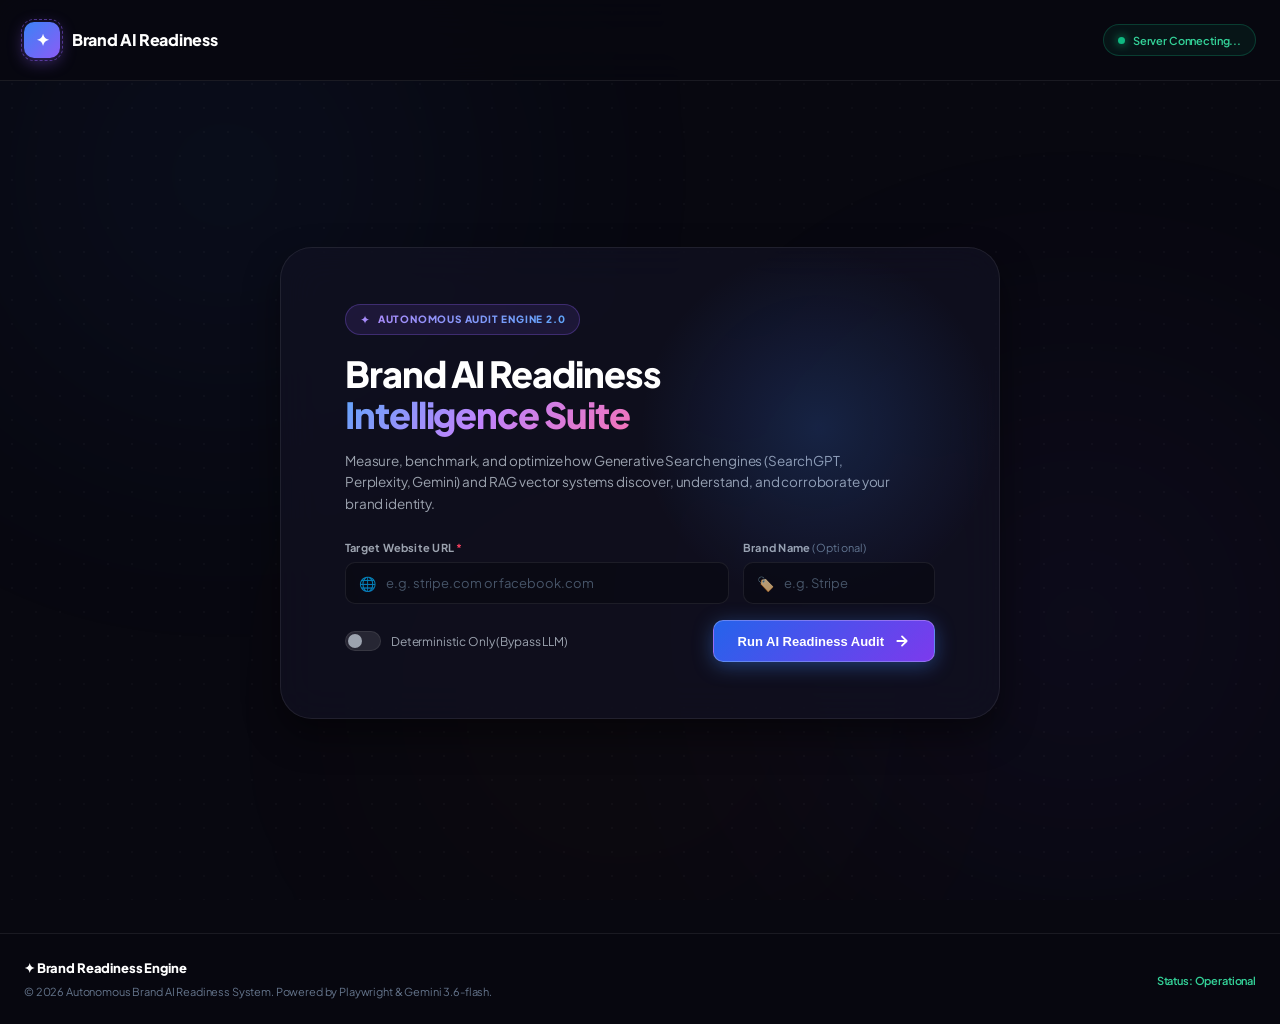
<file: web/index.html>
<!DOCTYPE html>
<html lang="en">
<head>
    <meta charset="UTF-8">
    <meta name="viewport" content="width=device-width, initial-scale=1.0">
    <title>Brand AI Readiness Audit — Autonomous Intelligence & Diagnostic Suite</title>
    <meta name="description" content="Evaluate how discoverable, understandable, and corroborated your brand is across generative AI systems, SearchGPT, Perplexity, and LLMs.">
    <link rel="preconnect" href="https://fonts.googleapis.com">
    <link rel="preconnect" href="https://fonts.gstatic.com" crossorigin>
    <link href="https://fonts.googleapis.com/css2?family=Plus+Jakarta+Sans:wght@300;400;500;600;700;800&family=JetBrains+Mono:wght@400;500;600;700&display=swap" rel="stylesheet">
    <link rel="stylesheet" href="styles.css">
</head>
<body>
    <!-- Background Ambient Glow & Mesh Elements -->
    <div class="glow-bg-mesh">
        <div class="radial-glow glow-1"></div>
        <div class="radial-glow glow-2"></div>
        <div class="radial-glow glow-3"></div>
        <div class="noise-overlay"></div>
    </div>

    <div class="app-layout">
        <!-- TOP NAVIGATION BAR (Always visible) -->
        <header class="global-navbar">
            <div class="nav-container">
                <div class="nav-brand">
                    <div class="brand-logo-mark">
                        <span class="logo-symbol">✦</span>
                        <div class="logo-ring"></div>
                    </div>
                    <div class="brand-info">
                        <span class="brand-text">Brand AI Readiness</span>
                    </div>
                </div>

                <div class="nav-actions">
                    <div id="system-status-pill" class="system-status-chip">
                        <span class="status-pulse-dot"></span>
                        <span class="status-chip-label">Systems Online (Playwright • Gemini 3.6-flash)</span>
                    </div>
                </div>
            </div>
        </header>

        <!-- MAIN VIEWPORT -->
        <main class="main-viewport">
            
            <!-- ==========================================
                 PHASE 1: FULLSCREEN HERO SEARCH PAGE (Landing)
                 ========================================== -->
            <section class="phase-1-landing" id="phase1-landing">
                <div class="landing-container">
                    <!-- HERO - AUDIT FORM CARD (Full viewport centered) -->
                    <div class="hero-left-card glass-panel" id="hero-form">
                        <div class="card-mesh-flare"></div>
                        
                        <div class="eyebrow-pill">
                            <span class="eyebrow-star">✦</span>
                            <span class="eyebrow-text">AUTONOMOUS AUDIT ENGINE 2.0</span>
                        </div>

                        <h1 class="hero-headline">
                            Brand AI Readiness <br>
                            <span class="gradient-text">Intelligence Suite</span>
                        </h1>

                        <p class="hero-description">
                            Measure, benchmark, and optimize how Generative Search engines (SearchGPT, Perplexity, Gemini) and RAG vector systems discover, understand, and corroborate your brand identity.
                        </p>

                        <!-- Embedded Audit Form -->
                        <form id="audit-form" class="hero-audit-form" onsubmit="event.preventDefault(); startAudit();">
                            <div class="form-inputs-group">
                                <div class="input-floating-field flex-2">
                                    <label for="url-input" class="field-label">Target Website URL <span class="req">*</span></label>
                                    <div class="input-with-icon">
                                        <span class="input-icon">🌐</span>
                                        <input type="text" id="url-input" class="glass-input" placeholder="e.g. stripe.com or facebook.com" required autocomplete="off">
                                    </div>
                                </div>
                                <div class="input-floating-field flex-1">
                                    <label for="brand-input" class="field-label">Brand Name <span class="opt">(Optional)</span></label>
                                    <div class="input-with-icon">
                                        <span class="input-icon">🏷️</span>
                                        <input type="text" id="brand-input" class="glass-input" placeholder="e.g. Stripe" autocomplete="off">
                                    </div>
                                </div>
                            </div>

                            <div class="form-actions-bar">
                                <label class="switch-toggle-label">
                                    <input type="checkbox" id="no-llm-checkbox" class="switch-checkbox">
                                    <span class="switch-slider"></span>
                                    <span class="switch-text">Deterministic Only (Bypass LLM)</span>
                                </label>
                                
                                <button type="submit" id="submit-btn" class="btn-neon-glow">
                                    <span id="btn-text">Run AI Readiness Audit</span>
                                    <span id="btn-spinner" class="spinner-neon hidden"></span>
                                    <svg class="neon-arrow" width="16" height="16" viewBox="0 0 16 16" fill="none">
                                        <path d="M3.333 8h9.334M8 3.333L12.667 8 8 12.667" stroke="currentColor" stroke-width="1.8" stroke-linecap="round" stroke-linejoin="round"/>
                                    </svg>
                                </button>
                            </div>
                        </form>
                    </div>
                </div>
            </section>

            <!-- ==========================================
                 PHASE 2: LIVE AUDIT VERIFICATION STATE
                 ========================================== -->
            <section class="phase-2-verification hidden" id="phase2-verification">
                <div class="verification-container">
                    <!-- Compact Search Bar at Top -->
                    <div class="compact-search-bar glass-panel">
                        <div class="compact-search-content">
                            <div class="compact-search-fields">
                                <div class="compact-field">
                                    <label class="field-label">Target</label>
                                    <div class="input-with-icon">
                                        <span class="input-icon">🌐</span>
                                        <input type="text" id="compact-url-input" class="glass-input compact-input" readonly>
                                    </div>
                                </div>
                                <div class="compact-field">
                                    <label class="field-label">Brand</label>
                                    <div class="input-with-icon">
                                        <span class="input-icon">🏷️</span>
                                        <input type="text" id="compact-brand-input" class="glass-input compact-input" readonly>
                                    </div>
                                </div>
                                <div class="compact-field compact-badge">
                                    <span id="compact-mode-badge" class="mode-badge">Auditing...</span>
                                </div>
                            </div>
                        </div>
                    </div>

                    <!-- Multi-Agent Verification Flow Panel -->
                    <div class="verification-main-content">
                        <div class="hero-process-card glass-panel" id="pipeline">
                            <div class="process-card-header">
                                <div class="eyebrow-pill-cyan">
                                    <span class="eyebrow-dot"></span>
                                    <span>AUDIT PIPELINE ORCHESTRATION</span>
                                </div>
                                <h2 class="process-title">Multi-Agent Verification Flow</h2>
                                <p class="process-subtitle">Real-time HTTP crawlers, headless Playwright browsers, and Knowledge Graph corroborators executing concurrently.</p>
                            </div>

                            <!-- Visual Process Wave / Orbital Graphic Display -->
                            <div class="process-orbital-container">
                                <div class="orbital-rings">
                                    <div class="orbit orbit-outer">
                                        <span class="orbit-node node-a"></span>
                                        <span class="orbit-node node-b"></span>
                                    </div>
                                    <div class="orbit orbit-middle">
                                        <span class="orbit-node node-c"></span>
                                    </div>
                                    <div class="orbit orbit-inner">
                                        <div class="core-pulsar">
                                            <span class="core-symbol">⚡</span>
                                        </div>
                                    </div>
                                </div>

                                <!-- Fluid Wave Vector Graphic -->
                                <div class="wave-vector-container">
                                    <svg class="fluid-wave-svg" viewBox="0 0 500 120" fill="none" preserveAspectRatio="none">
                                        <path class="wave-path-1" d="M0,60 C150,110 350,10 500,60 L500,120 L0,120 Z" fill="url(#waveGrad1)" opacity="0.25"/>
                                        <path class="wave-path-2" d="M0,70 C120,20 320,100 500,40" stroke="url(#waveGrad2)" stroke-width="2.5" stroke-linecap="round"/>
                                        <defs>
                                            <linearGradient id="waveGrad1" x1="0" y1="0" x2="1" y2="0">
                                                <stop offset="0%" stop-color="#3B82F6"/>
                                                <stop offset="50%" stop-color="#8B5CF6"/>
                                                <stop offset="100%" stop-color="#EC4899"/>
                                            </linearGradient>
                                            <linearGradient id="waveGrad2" x1="0" y1="0" x2="1" y2="0">
                                                <stop offset="0%" stop-color="#60A5FA"/>
                                                <stop offset="50%" stop-color="#A78BFA"/>
                                                <stop offset="100%" stop-color="#F472B6"/>
                                            </linearGradient>
                                        </defs>
                                    </svg>
                                </div>
                            </div>

                            <!-- Dynamic Loading Overlay / Progress Stages -->
                            <div id="progress-section" class="runtime-progress-box">
                                <div class="runtime-progress-header">
                                    <div class="pulse-indicator-ring">
                                        <span class="pulse-indicator-core"></span>
                                    </div>
                                    <div class="runtime-status-wrap">
                                        <span class="runtime-title">Auditing Target Domain...</span>
                                        <p id="exec-current-status" class="runtime-sub">Initializing verification pipeline...</p>
                                    </div>
                                </div>

                                <div class="stages-timeline-grid">
                                    <div id="stage-1" class="stage-step waiting"><span class="stage-icon">○</span> <span class="stage-text">1. HTTP Acquisition & Latency</span></div>
                                    <div id="stage-2" class="stage-step waiting"><span class="stage-icon">○</span> <span class="stage-text">2. Technical Robots & SSL Verification</span></div>
                                    <div id="stage-3" class="stage-step waiting"><span class="stage-icon">○</span> <span class="stage-text">3. Schema.org JSON-LD Extraction</span></div>
                                    <div id="stage-4" class="stage-step waiting"><span class="stage-icon">○</span> <span class="stage-text">4. Playwright Headless DOM Render</span></div>
                                    <div id="stage-5" class="stage-step waiting"><span class="stage-icon">○</span> <span class="stage-text">5. Wikidata & Wikipedia Entity Resolution</span></div>
                                    <div id="stage-6" class="stage-step waiting"><span class="stage-icon">○</span> <span class="stage-text">6. Text Density & Card Previews</span></div>
                                    <div id="stage-7" class="stage-step waiting"><span class="stage-icon">○</span> <span class="stage-text">7. Gemini Multi-Skill AI Reasoning</span></div>
                                    <div id="stage-8" class="stage-step waiting"><span class="stage-icon">○</span> <span class="stage-text">8. Deterministic Readiness Scoring</span></div>
                                </div>
                            </div>
                        </div>
                    </div>
                </div>
            </section>

            <!-- ==========================================
                 PHASE 3: AUDIT REPORT & DASHBOARD VIEW
                 ========================================== -->
            <section class="phase-3-report hidden" id="phase3-report">
                <!-- Compact Search Bar at Top -->
                <div class="compact-search-bar glass-panel">
                    <div class="compact-search-content">
                        <div class="compact-search-fields">
                            <div class="compact-field">
                                <label class="field-label">Target</label>
                                <div class="input-with-icon">
                                    <span class="input-icon">🌐</span>
                                    <input type="text" id="report-url-input" class="glass-input compact-input" readonly>
                                </div>
                            </div>
                            <div class="compact-field">
                                <label class="field-label">Brand</label>
                                <div class="input-with-icon">
                                    <span class="input-icon">🏷️</span>
                                    <input type="text" id="report-brand-input" class="glass-input compact-input" readonly>
                                </div>
                            </div>
                            <div class="compact-field compact-badge">
                                <span id="report-mode-badge" class="mode-badge mode-complete">Complete</span>
                            </div>
                            <div class="compact-field compact-action">
                                <button id="reset-audit-btn" class="btn-secondary btn-glass-action" onclick="resetToPhase1()">
                                    <svg width="14" height="14" viewBox="0 0 16 16" fill="none">
                                        <path d="M8 2v8m0 0l3-3m-3 3L5 7m8 5v1.333a1.333 1.333 0 01-1.333 1.334H4.333A1.333 1.333 0 013 13.333V12" stroke="currentColor" stroke-width="1.6" stroke-linecap="round" stroke-linejoin="round"/>
                                    </svg>
                                    <span>Run New Audit</span>
                                </button>
                            </div>
                        </div>
                    </div>

                    <div class="report-main-content">
                        
                        <!-- SCORECARD GAUGE & AI REASONING BANNER -->
                        <section class="grid-row row-scorecard-section" id="matrix">
                            <!-- SCORECARD & 3-SERVICE PILLARS (DARK GLASS CONTAINER) -->
                            <div class="light-contrast-container">
                                <div class="dot-matrix-arc-bg"></div>
                                <div class="light-card-content">
                                    <!-- Scorecard Gauge Layout -->
                                    <div class="scorecard-main-block">
                                        <div class="gauge-dial-wrap">
                                            <svg class="score-ring-svg" viewBox="0 0 120 120">
                                                <circle class="ring-bg-track" cx="60" cy="60" r="52"></circle>
                                                <circle id="score-ring-fill" class="ring-fill-glow" cx="60" cy="60" r="52" stroke-dasharray="326.7" stroke-dashoffset="326.7"></circle>
                                            </svg>
                                            <div class="gauge-number-center">
                                                <span id="score-value" class="gauge-score-value">0</span>
                                                <span class="gauge-score-label">/100</span>
                                            </div>
                                        </div>

                                        <div class="scorecard-text-block">
                                            <div class="scorecard-badge-line">
                                                <h2 id="res-brand-name" class="scorecard-title">Brand AI Readiness Scorecard</h2>
                                                <span id="res-readiness-badge" class="badge-readiness-status">READY FOR AUDIT</span>
                                            </div>
                                            <p class="scorecard-domain">Target Domain: <a id="res-target-url" href="#" target="_blank" class="domain-anchor">run audit above</a></p>
                                            <p class="scorecard-summary-desc">
                                                Comprehensive composite score calculating AI search crawler readability, schema precision, citation corroboration, and LLM generative indexing confidence.
                                            </p>
                                            
                                            <div class="severity-pill-group">
                                                <div class="sev-chip sev-crit"><span class="chip-circle"></span> <strong id="count-critical">0</strong> Critical</div>
                                                <div class="sev-chip sev-high"><span class="chip-circle"></span> <strong id="count-high">0</strong> High</div>
                                                <div class="sev-chip sev-med"><span class="chip-circle"></span> <strong id="count-medium">0</strong> Medium</div>
                                                <div class="sev-chip sev-low"><span class="chip-circle"></span> <strong id="count-low">0</strong> Low</div>
                                            </div>
                                        </div>
                                    </div>

                                    <!-- 3 Service Columns Over Arc Visualization -->
                                    <div class="three-service-columns">
                                        <div class="service-col">
                                            <span class="service-icon-wrap">📐</span>
                                            <h4 class="service-col-title">Design & Schema</h4>
                                            <p class="service-col-text">Structural JSON-LD metadata, semantic header hierarchy, and token chunk optimization.</p>
                                        </div>
                                        <div class="service-col">
                                            <span class="service-icon-wrap">⚙️</span>
                                            <h4 class="service-col-title">Engineering & Crawl</h4>
                                            <p class="service-col-text">Robots.txt AI bot accessibility, SSL security verification, and Playwright DOM hydration.</p>
                                        </div>
                                        <div class="service-col">
                                            <span class="service-icon-wrap">🌐</span>
                                            <h4 class="service-col-title">Corroboration & Entity</h4>
                                            <p class="service-col-text">External entity grounding across Wikidata and Wikipedia facts to prevent LLM hallucinations.</p>
                                        </div>
                                    </div>
                                </div>
                            </div>

                            <!-- AI REASONING TELEMETRY BANNER -->
                            <div id="ai-reasoning-banner" class="glass-telemetry-banner">
                                <div class="telemetry-icon-orb">
                                    <span class="telemetry-spark">🤖</span>
                                </div>
                                <div class="telemetry-details">
                                    <h4 id="banner-ai-title" class="telemetry-headline">AI Multi-Skill Reasoning Active</h4>
                                    <p id="banner-ai-sub" class="telemetry-subline">gemini (gemini-3.5-flash) reasoning engine operational. Cross-skill findings validated with calibrated confidence.</p>
                                </div>
                                <div class="telemetry-action">
                                    <button id="export-json-btn" class="btn-glass-action">
                                        <span>Export JSON Report</span>
                                        <svg width="14" height="14" viewBox="0 0 16 16" fill="none">
                                            <path d="M8 2v8m0 0l3-3m-3 3L5 7m8 5v1.333a1.333 1.333 0 01-1.333 1.334H4.333A1.333 1.333 0 013 13.333V12" stroke="currentColor" stroke-width="1.6" stroke-linecap="round" stroke-linejoin="round"/>
                                        </svg>
                                    </button>
                                </div>
                            </div>
                        </section>

                        <!-- ==========================================
                             SECTION 3: AUDIT EVIDENCE PIPELINE & CORE AI READINESS DIMENSIONS SCORE
                             ========================================== -->
                        <section class="grid-row row-dimensions-pipeline-suite">
                            
                            <!-- TOP WIDE CARD: AUDIT EVIDENCE PIPELINE & SIGNAL PROVENANCE -->
                            <div class="evidence-provenance-wide-card glass-panel">
                                <div class="evidence-card-top-header">
                                    <div class="evidence-header-left">
                                        <div class="provenance-icon-badge">
                                            <svg width="16" height="16" viewBox="0 0 24 24" fill="none" stroke="currentColor" stroke-width="2" stroke-linecap="round" stroke-linejoin="round">
                                                <rect x="2" y="4" width="20" height="6" rx="2"></rect>
                                                <rect x="2" y="14" width="20" height="6" rx="2"></rect>
                                                <line x1="6" y1="7" x2="6.01" y2="7"></line>
                                                <line x1="6" y1="17" x2="6.01" y2="17"></line>
                                            </svg>
                                        </div>
                                        <div class="provenance-titles">
                                            <h3 class="provenance-main-title">Audit Evidence Pipeline & Signal Provenance</h3>
                                            <p class="provenance-sub-title">7 live telemetry inspection nodes verifying signals from wire to DOM</p>
                                        </div>
                                    </div>
                                    <span class="live-nodes-chip">7 LIVE NODES</span>
                                </div>

                                <!-- Horizontal Row of Telemetry Signal Pills -->
                                <div id="evidence-pipeline-grid" class="provenance-pills-row">
                                    <div id="node-1" class="pipe-node pipe-ok">
                                        <span class="node-icon">✓</span> <span class="node-text">Live Website Fetched</span>
                                    </div>
                                    <div id="node-2" class="pipe-node pipe-ok">
                                        <span class="node-icon">✓</span> <span class="node-text">Robots.txt Inspected</span>
                                    </div>
                                    <div id="node-3" class="pipe-node pipe-unavail">
                                        <span class="node-icon">✓</span> <span class="node-text">Sitemap Discovered...</span>
                                    </div>
                                    <div id="node-4" class="pipe-node pipe-ok">
                                        <span class="node-icon">✓</span> <span class="node-text">Server HTML Inspected...</span>
                                    </div>
                                    <div id="node-5" class="pipe-node pipe-unavail">
                                        <span class="node-icon">✓</span> <span class="node-text">JS-Rendered DOM ...</span>
                                    </div>
                                    <div id="node-6" class="pipe-node pipe-ok">
                                        <span class="node-icon">✓</span> <span class="node-text">Schema.org Extracted...</span>
                                    </div>
                                    <div id="node-7" class="pipe-node pipe-ok">
                                        <span class="node-icon">✓</span> <span class="node-text">Wikidata Corroborated...</span>
                                    </div>
                                </div>
                            </div>

                            <!-- 4-COLUMN CORE AI READINESS DIMENSIONS SCORE GRID -->
                            <div class="dimensions-four-grid">
                                
                                <!-- Card 1: Crawl & Render -->
                                <div class="dimension-glass-card dim-card-crawl">
                                    <div class="dim-card-header">
                                        <div class="dim-icon-circle icon-crawl">
                                            <span>🌐</span>
                                        </div>
                                        <span class="dim-rating-badge badge-optimal">OPTIMAL</span>
                                    </div>
                                    
                                    <div class="dim-title-score-row">
                                        <h3 class="dim-title">Crawl & Render</h3>
                                        <span class="dim-score-wrap"><strong id="dim-score-crawl" class="dim-score-num">0</strong><span class="dim-score-denom">/100</span></span>
                                    </div>

                                    <div class="dim-progress-track">
                                        <div id="bar-fill-crawl" class="dim-progress-bar bar-blue" style="width: 0%;"></div>
                                    </div>

                                    <p class="dim-description">
                                        Robots directives, AI crawler access (GPTBot, PerplexityBot), SSL cert validity, and JS hydration.
                                    </p>
                                </div>

                                <!-- Card 2: Semantic Readiness -->
                                <div class="dimension-glass-card dim-card-semantic">
                                    <div class="dim-card-header">
                                        <div class="dim-icon-circle icon-semantic">
                                            <span>📄</span>
                                        </div>
                                        <span class="dim-rating-badge badge-good">GOOD</span>
                                    </div>
                                    
                                    <div class="dim-title-score-row">
                                        <h3 class="dim-title">Semantic Readiness</h3>
                                        <span class="dim-score-wrap"><strong id="dim-score-semantic" class="dim-score-num">0</strong><span class="dim-score-denom">/100</span></span>
                                    </div>

                                    <div class="dim-progress-track">
                                        <div id="bar-fill-semantic" class="dim-progress-bar bar-purple" style="width: 0%;"></div>
                                    </div>

                                    <p class="dim-description">
                                        Schema.org JSON-LD definitions, heading hierarchy, and entity chunkability for RAG vector pipelines.
                                    </p>
                                </div>

                                <!-- Card 3: Corroboration -->
                                <div class="dimension-glass-card dim-card-corroboration">
                                    <div class="dim-card-header">
                                        <div class="dim-icon-circle icon-corroboration">
                                            <span>🛡️</span>
                                        </div>
                                        <span class="dim-rating-badge badge-optimal">OPTIMAL</span>
                                    </div>
                                    
                                    <div class="dim-title-score-row">
                                        <h3 class="dim-title">Corroboration</h3>
                                        <span class="dim-score-wrap"><strong id="dim-score-corroboration" class="dim-score-num">0</strong><span class="dim-score-denom">/100</span></span>
                                    </div>

                                    <div class="dim-progress-track">
                                        <div id="bar-fill-corroboration" class="dim-progress-bar bar-emerald" style="width: 0%;"></div>
                                    </div>

                                    <p class="dim-description">
                                        Wikidata/Wikipedia entity resolution, sameAs social links, and external consensus signals.
                                    </p>
                                </div>

                                <!-- Card 4: Engagement Audit -->
                                <div class="dimension-glass-card dim-card-engagement">
                                    <div class="dim-card-header">
                                        <div class="dim-icon-circle icon-engagement">
                                            <span>🎯</span>
                                        </div>
                                        <span class="dim-rating-badge badge-good">GOOD</span>
                                    </div>
                                    
                                    <div class="dim-title-score-row">
                                        <h3 class="dim-title">Engagement Audit</h3>
                                        <span class="dim-score-wrap"><strong id="dim-score-engagement" class="dim-score-num">0</strong><span class="dim-score-denom">/100</span></span>
                                    </div>

                                    <div class="dim-progress-track">
                                        <div id="bar-fill-engagement" class="dim-progress-bar bar-orange" style="width: 0%;"></div>
                                    </div>

                                    <p class="dim-description">
                                        Text-to-code density, hero value proposition clarity, and meta description citation previews.
                                    </p>
                                </div>

                            </div>
                        </section>

                        <!-- ==========================================
                             SECTION 4: DIAGNOSTIC FINDINGS & REMEDIATION ROADMAP MATRIX
                             ========================================== -->
                        <section class="grid-row row-findings-matrix" id="findings">
                            <div class="matrix-findings-container">
                                <div class="matrix-layout">
                                    <!-- Matrix Left: Category Navigation Bar -->
                                    <aside class="matrix-vertical-nav">
                                        <span class="matrix-nav-heading">AUDIT CATEGORIES</span>
                                        <div class="tabs-vertical-group">
                                            <button class="tab-matrix-btn active" onclick="filterSkill('all', this)">
                                                <span class="tab-bullet"></span> All Findings
                                            </button>
                                            <button class="tab-matrix-btn" onclick="filterSkill('crawl-render-audit', this)">
                                                <span class="tab-bullet"></span> Crawl & Render
                                            </button>
                                            <button class="tab-matrix-btn" onclick="filterSkill('semantic-readiness', this)">
                                                <span class="tab-bullet"></span> Semantics & Schema
                                            </button>
                                            <button class="tab-matrix-btn" onclick="filterSkill('freshness-corroboration', this)">
                                                <span class="tab-bullet"></span> Corroboration
                                            </button>
                                            <button class="tab-matrix-btn" onclick="filterSkill('engagement-audit', this)">
                                                <span class="tab-bullet"></span> Engagement
                                            </button>
                                        </div>

                                        <div class="matrix-filter-box">
                                            <label for="severity-filter" class="filter-box-label">SEVERITY FILTER</label>
                                            <select id="severity-filter" class="matrix-select-input" onchange="filterSeverity(this.value)">
                                                <option value="all">All Severities</option>
                                                <option value="critical">Critical Only</option>
                                                <option value="high">High Only</option>
                                                <option value="medium">Medium Only</option>
                                                <option value="low">Low Only</option>
                                            </select>
                                        </div>
                                    </aside>

                                    <!-- Matrix Right: Glassmorphic Execution Cards / Findings List -->
                                    <div class="matrix-cards-content">
                                        <div class="matrix-cards-header">
                                            <h3 class="matrix-header-title">Diagnostic Findings & Action Plan</h3>
                                            <span class="matrix-header-badge">REAL-TIME INSPECTOR</span>
                                        </div>

                                        <div id="findings-list-container" class="findings-glass-grid">
                                            <div class="finding-glass-empty-state">
                                                <span class="empty-icon">🔍</span>
                                                <h4 class="empty-title">Ready to Inspect</h4>
                                                <p class="empty-desc">Enter any target website domain above and run the audit to populate real-time diagnostic findings, AI reasoning notes, and implementation guides.</p>
                                            </div>
                                        </div>
                                    </div>
                                </div>
                            </div>
                        </section>
                    </div>
                </div>
            </section>
        </main>

        <!-- FOOTER -->
        <footer class="global-footer">
            <div class="footer-container">
                <div class="footer-left">
                    <span class="footer-brand-logo">✦ Brand Readiness Engine</span>
                    <span class="footer-copy">© 2026 Autonomous Brand AI Readiness System. Powered by Playwright & Gemini 3.6-flash.</span>
                </div>
                <div class="footer-links">
                    <span class="footer-status-tag">Status: Operational</span>
                </div>
            </div>
        </footer>
    </div>

    <script src="app.js"></script>
</body>
</html>
</file>
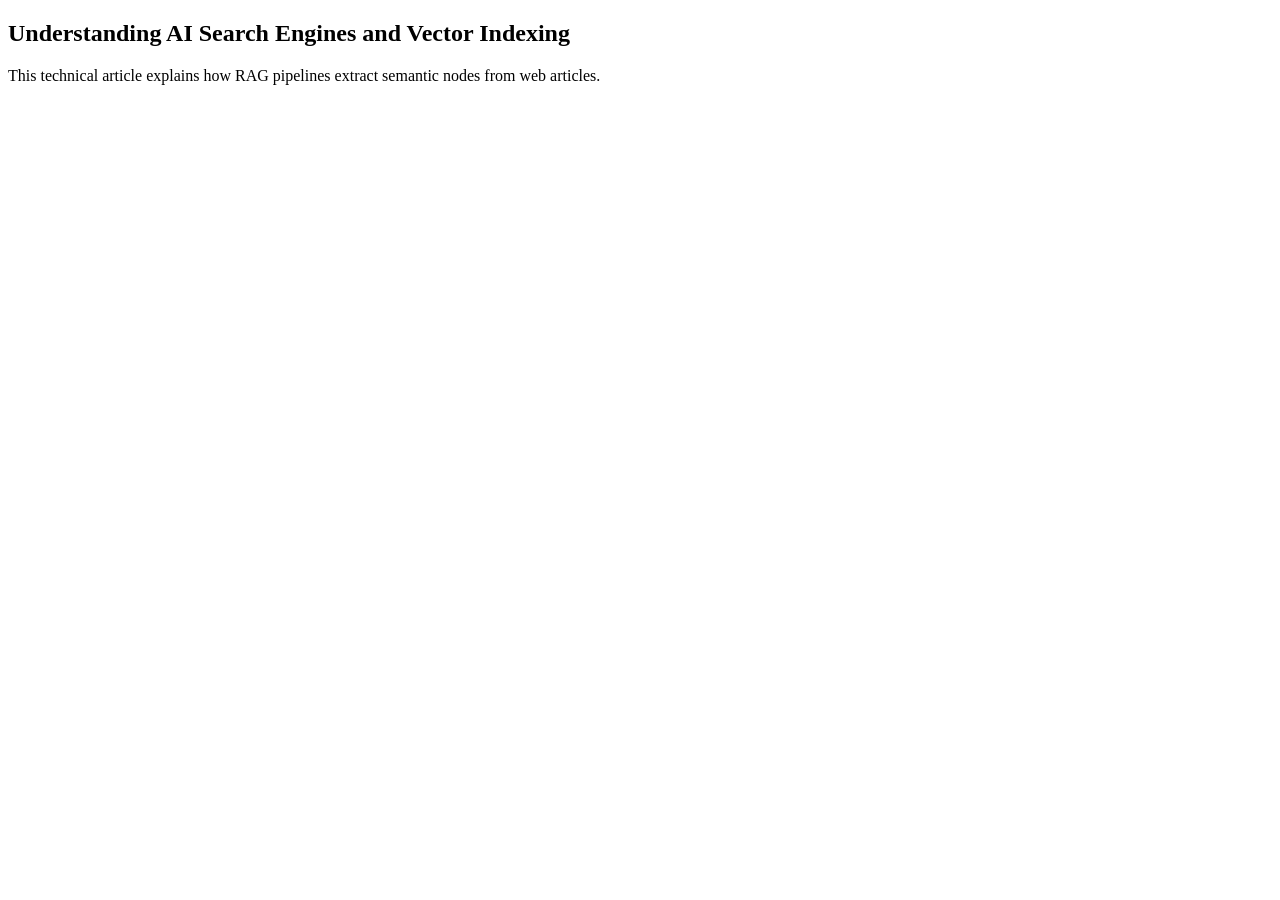
<file: tests/fixtures/article-site.html>
<!DOCTYPE html>
<html lang="en">
<head>
    <meta charset="UTF-8">
    <title>Understanding AI Search Engines</title>
    <script type="application/ld+json">
    {
        "@context": "https://schema.org",
        "@type": "Article",
        "headline": "Understanding AI Search Engines",
        "author": {
            "@type": "Person",
            "name": "Jane Doe"
        }
    }
    </script>
</head>
<body>
    <article>
        <h1>Understanding AI Search Engines and Vector Indexing</h1>
        <p>This technical article explains how RAG pipelines extract semantic nodes from web articles.</p>
    </article>
</body>
</html>
</file>
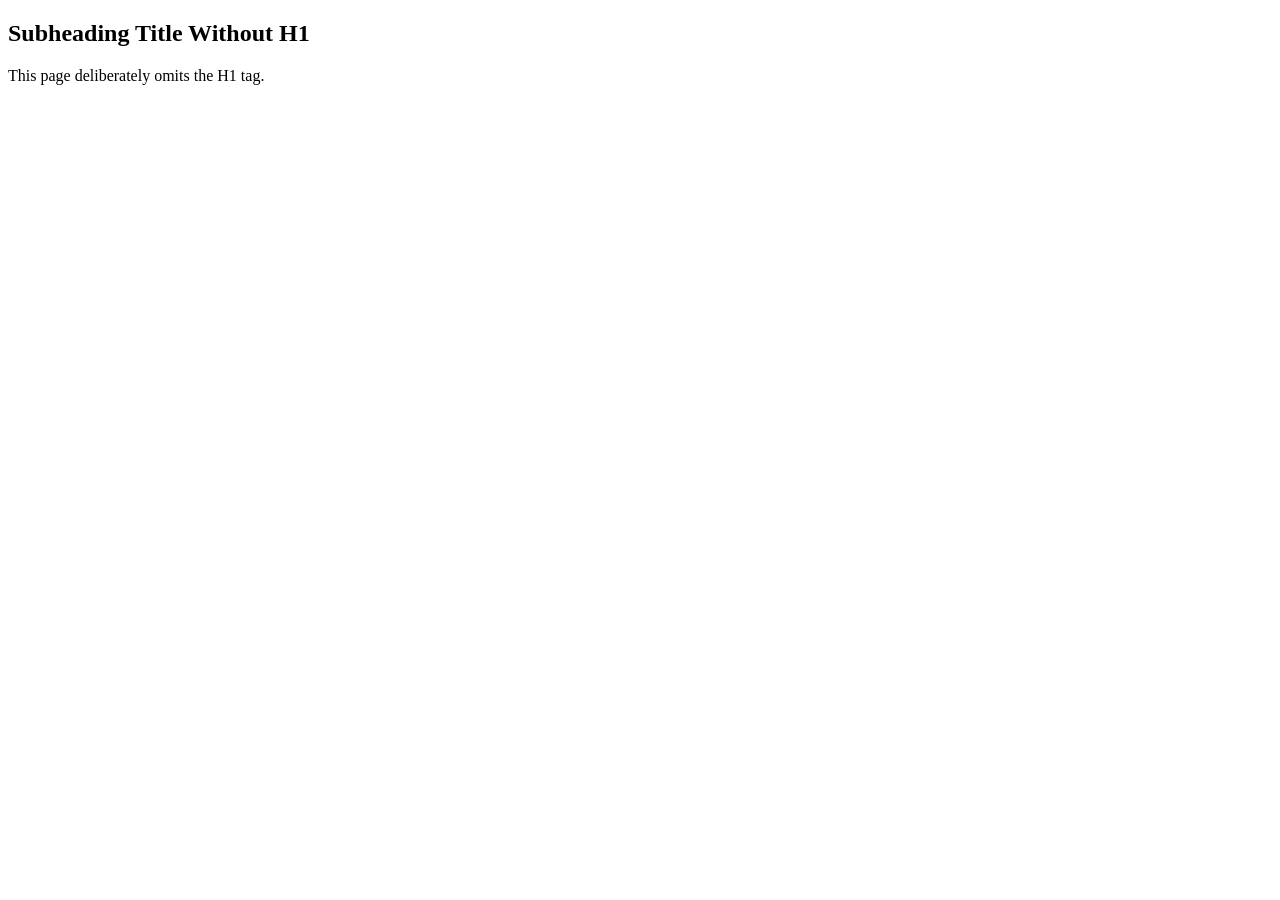
<file: tests/fixtures/missing-h1-site.html>
<!DOCTYPE html>
<html lang="en">
<head>
    <meta charset="UTF-8">
    <title>Missing H1 Portal</title>
</head>
<body>
    <h2>Subheading Title Without H1</h2>
    <p>This page deliberately omits the H1 tag.</p>
</body>
</html>
</file>
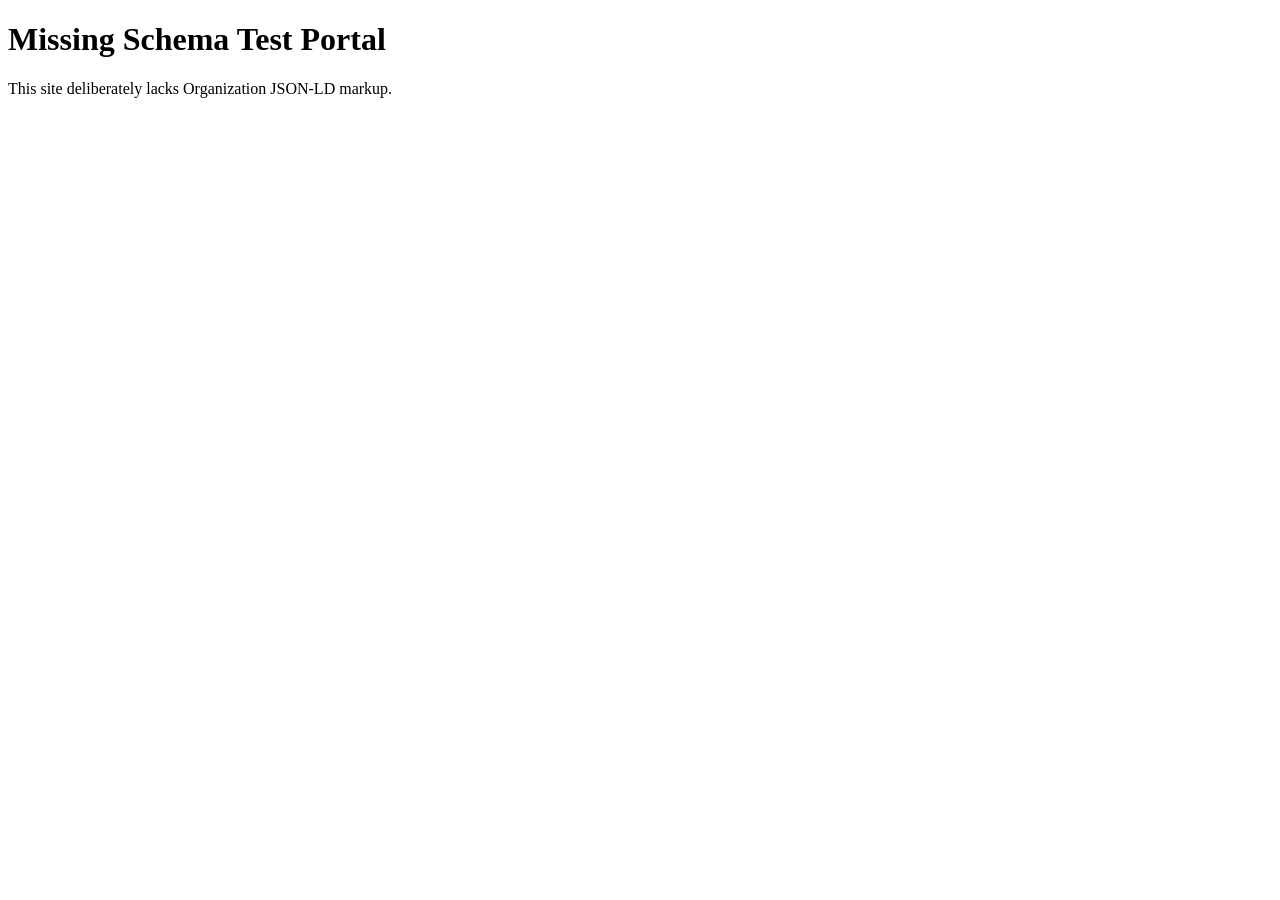
<file: tests/fixtures/missing-schema-site.html>
<!DOCTYPE html>
<html lang="en">
<head>
    <meta charset="UTF-8">
    <title>Missing Schema Portal</title>
</head>
<body>
    <h1>Missing Schema Test Portal</h1>
    <p>This site deliberately lacks Organization JSON-LD markup.</p>
</body>
</html>
</file>
<file: web/styles.css>
/* ==========================================================================
   AURA BRAND AI READINESS AUDIT — ULTRA-LUXURY GLASSMORPHIC LANDING THEME
   Design System: Ultra-Dark Mode (#080810 / #0D0D18), Glassmorphism, Neon Glow
   ========================================================================== */

:root {
    /* Color Palette */
    --bg-base: #080810;
    --bg-surface: #0D0D18;
    --bg-surface-elevated: #131325;
    --bg-glass: rgba(18, 18, 35, 0.7);
    --bg-glass-input: rgba(10, 10, 20, 0.8);
    --bg-glass-hover: rgba(26, 26, 50, 0.8);
    
    /* Neon & Accent Colors */
    --accent-blue: #3B82F6;
    --accent-blue-glow: rgba(59, 130, 246, 0.4);
    --accent-purple: #8B5CF6;
    --accent-purple-glow: rgba(139, 92, 246, 0.4);
    --accent-cyan: #06B6D4;
    --accent-emerald: #10B981;
    --accent-emerald-glow: rgba(16, 185, 129, 0.35);
    --accent-orange: #F97316;
    --accent-amber: #F59E0B;
    --accent-rose: #F43F5E;
    
    /* Text Hierarchy */
    --text-pure: #FFFFFF;
    --text-primary: #F3F4F6;
    --text-secondary: #9CA3AF;
    --text-muted: #64748B;
    --text-subtle: #475569;
    
    /* Glass Borders */
    --border-glass: rgba(255, 255, 255, 0.08);
    --border-glass-hover: rgba(255, 255, 255, 0.18);
    --border-glass-active: rgba(139, 92, 246, 0.45);
    
    /* Typography */
    --font-display: 'Plus Jakarta Sans', -apple-system, BlinkMacSystemFont, sans-serif;
    --font-mono: 'JetBrains Mono', monospace;
    
    /* Radii */
    --radius-xs: 6px;
    --radius-sm: 10px;
    --radius-md: 16px;
    --radius-lg: 24px;
    --radius-xl: 32px;
    --radius-full: 9999px;
    
    /* Transitions & Shadows */
    --transition-fast: 0.2s cubic-bezier(0.16, 1, 0.3, 1);
    --transition-smooth: 0.35s cubic-bezier(0.16, 1, 0.3, 1);
    --shadow-glass: 0 16px 36px rgba(0, 0, 0, 0.45);
}

/* ==========================================================================
   RESET & BASE STYLES
   ========================================================================== */

* {
    box-sizing: border-box;
    margin: 0;
    padding: 0;
}

html {
    scroll-behavior: smooth;
}

body {
    width: 100%;
    min-height: 100vh;
    background-color: var(--bg-base);
    color: var(--text-primary);
    font-family: 'Plus Jakarta Sans', -apple-system, BlinkMacSystemFont, 'Segoe UI', Roboto, sans-serif;
    font-feature-settings: 'cv02', 'cv03', 'cv04', 'cv11';
    letter-spacing: -0.01em;
    font-size: 14px;
    line-height: 1.6;
    -webkit-font-smoothing: antialiased;
    -moz-osx-font-smoothing: grayscale;
    overflow-x: hidden;
    position: relative;
}

/* Ambient Radial Glow & Mesh */
.glow-bg-mesh {
    position: fixed;
    top: 0;
    left: 0;
    width: 100vw;
    height: 100vh;
    pointer-events: none;
    z-index: 0;
    overflow: hidden;
}

.radial-glow {
    position: absolute;
    border-radius: 50%;
    filter: blur(140px);
    opacity: 0.4;
    animation: floatGlow 18s ease-in-out infinite alternate;
}

.glow-1 {
    width: 650px;
    height: 650px;
    top: -150px;
    left: -100px;
    background: radial-gradient(circle, rgba(59, 130, 246, 0.3), transparent 70%);
}

.glow-2 {
    width: 700px;
    height: 700px;
    top: 30%;
    right: -150px;
    background: radial-gradient(circle, rgba(139, 92, 246, 0.25), transparent 70%);
    animation-delay: -5s;
}

.glow-3 {
    width: 600px;
    height: 600px;
    bottom: -100px;
    left: 25%;
    background: radial-gradient(circle, rgba(249, 115, 22, 0.15), transparent 70%);
    animation-delay: -10s;
}

.noise-overlay {
    position: absolute;
    inset: 0;
    background-image: radial-gradient(rgba(255, 255, 255, 0.04) 1px, transparent 0);
    background-size: 24px 24px;
    opacity: 0.6;
}

@keyframes floatGlow {
    0% { transform: translate(0, 0) scale(1); }
    50% { transform: translate(40px, 60px) scale(1.08); }
    100% { transform: translate(-30px, -40px) scale(0.95); }
}

.app-layout {
    position: relative;
    z-index: 1;
    display: flex;
    flex-direction: column;
    min-height: 100vh;
}

/* ==========================================================================
   1. GLOBAL HEADER NAVIGATION (SIMPLIFIED TOP BAR)
   ========================================================================== */

.global-navbar {
    position: sticky;
    top: 0;
    z-index: 100;
    width: 100%;
    padding: 16px 24px;
    backdrop-filter: blur(20px);
    -webkit-backdrop-filter: blur(20px);
    background: rgba(8, 8, 16, 0.85);
    border-bottom: 1px solid var(--border-glass);
}

.nav-container {
    max-width: 1360px;
    margin: 0 auto;
    height: 48px;
    display: flex;
    align-items: center;
    justify-content: space-between;
    gap: 20px;
}

.nav-brand {
    display: flex;
    align-items: center;
    gap: 12px;
}

.brand-logo-mark {
    position: relative;
    width: 36px;
    height: 36px;
    background: linear-gradient(135deg, #3B82F6, #8B5CF6);
    border-radius: var(--radius-sm);
    display: flex;
    align-items: center;
    justify-content: center;
    color: var(--text-pure);
    font-size: 16px;
    font-weight: 800;
    box-shadow: 0 4px 16px rgba(139, 92, 246, 0.4);
}

.logo-ring {
    position: absolute;
    inset: -3px;
    border: 1px dashed rgba(139, 92, 246, 0.5);
    border-radius: calc(var(--radius-sm) + 3px);
    animation: rotateRing 14s linear infinite;
}

@keyframes rotateRing {
    to { transform: rotate(360deg); }
}

.brand-info {
    display: flex;
    flex-direction: column;
}

.brand-text {
    font-size: 16px;
    font-weight: 800;
    letter-spacing: -0.02em;
    color: var(--text-pure);
}

.nav-actions {
    display: flex;
    align-items: center;
    gap: 14px;
}

.system-status-chip, .status-pill {
    display: inline-flex;
    align-items: center;
    gap: 8px;
    height: 32px;
    line-height: 1;
    padding: 6px 14px;
    background: rgba(16, 185, 129, 0.08);
    border: 1px solid rgba(16, 185, 129, 0.25);
    border-radius: var(--radius-full);
    font-size: 11px;
    color: #34D399;
    font-weight: 600;
}

.status-pulse-dot, .status-dot {
    width: 7px;
    height: 7px;
    border-radius: 50%;
    background-color: var(--accent-emerald);
    box-shadow: 0 0 10px var(--accent-emerald);
    animation: statusPulse 2s infinite ease-in-out;
    flex-shrink: 0;
}

@keyframes statusPulse {
    0%, 100% { opacity: 1; transform: scale(1); }
    50% { opacity: 0.4; transform: scale(0.85); }
}

/* ==========================================================================
   MAIN VIEWPORT & SECTION COMMON
   ========================================================================== */

.main-viewport {
    max-width: 1360px;
    width: 100%;
    margin: 0 auto;
    padding: 32px 24px 80px 24px;
    display: flex;
    flex-direction: column;
    gap: 32px;
}

.grid-row {
    width: 100%;
}

.glass-panel {
    background: var(--bg-glass);
    border: 1px solid var(--border-glass);
    border-radius: var(--radius-lg);
    backdrop-filter: blur(20px);
    -webkit-backdrop-filter: blur(20px);
    box-shadow: var(--shadow-glass);
    position: relative;
    overflow: hidden;
}

/* ==========================================================================
   PHASE 1: FULLSCREEN HERO SEARCH PAGE (Landing)
   ========================================================================== */

.phase-1-landing {
    display: flex;
    flex-direction: column;
    align-items: center;
    justify-content: center;
    min-height: calc(100vh - 160px);
    width: 100%;
    padding: 40px 24px;
    animation: fadeInUp 0.5s ease-out;
}

@keyframes fadeInUp {
    from { opacity: 0; transform: translateY(20px); }
    to { opacity: 1; transform: translateY(0); }
}

.landing-container {
    width: 100%;
    max-width: 720px;
    display: flex;
    justify-content: center;
}

.hero-left-card {
    padding: 56px 64px;
    width: 100%;
    max-width: 100%;
    border-radius: var(--radius-xl);
}

.card-mesh-flare {
    position: absolute;
    top: 0;
    right: 0;
    width: 360px;
    height: 360px;
    background: radial-gradient(circle, rgba(59, 130, 246, 0.18), transparent 70%);
    pointer-events: none;
}

/* ==========================================================================
   PHASE 2: LIVE AUDIT VERIFICATION STATE
   ========================================================================== */

.phase-2-verification {
    display: flex;
    flex-direction: column;
    gap: 20px;
    width: 100%;
    animation: slideUpFade 0.4s ease-out;
}

@keyframes slideUpFade {
    from { opacity: 0; transform: translateY(30px); }
    to { opacity: 1; transform: translateY(0); }
}

.verification-container {
    display: flex;
    flex-direction: column;
    gap: 16px;
    width: 100%;
}

/* Compact Search Bar (shared between Phase 2 & 3) */
.compact-search-bar {
    padding: 16px 24px;
    border-radius: var(--radius-md);
    transition: var(--transition-smooth);
}

.compact-search-content {
    max-width: 1360px;
    margin: 0 auto;
}

.compact-search-fields {
    display: flex;
    align-items: center;
    gap: 20px;
    flex-wrap: wrap;
}

.compact-field {
    display: flex;
    flex-direction: column;
    gap: 6px;
}

.compact-field .field-label {
    font-size: 10px;
    font-weight: 700;
    letter-spacing: 0.05em;
    color: var(--text-muted);
    text-transform: uppercase;
}

.compact-input {
    padding: 10px 14px 10px 38px !important;
    font-size: 12px;
    min-width: 220px;
}

.compact-field.compact-badge {
    flex: 1;
    min-width: 140px;
}

.compact-field.compact-action {
    flex-shrink: 0;
}

.mode-badge {
    display: inline-flex;
    align-items: center;
    gap: 6px;
    padding: 8px 14px;
    border-radius: var(--radius-full);
    font-size: 11px;
    font-weight: 700;
    letter-spacing: 0.02em;
    background: rgba(245, 158, 11, 0.15);
    border: 1px solid rgba(245, 158, 11, 0.35);
    color: #FBBF24;
    animation: pulseBadge 2s ease-in-out infinite;
}

.mode-badge.mode-complete {
    background: rgba(16, 185, 129, 0.15);
    border-color: rgba(16, 185, 129, 0.35);
    color: #34D399;
    animation: none;
}

@keyframes pulseBadge {
    0%, 100% { opacity: 1; box-shadow: 0 0 8px rgba(245, 158, 11, 0.3); }
    50% { opacity: 0.7; box-shadow: 0 0 16px rgba(245, 158, 11, 0.5); }
}

.verification-main-content {
    display: flex;
    flex-direction: column;
    gap: 20px;
    flex: 1;
}

/* ==========================================================================
   PHASE 3: AUDIT REPORT & DASHBOARD VIEW
   ========================================================================== */

.phase-3-report {
    display: flex;
    flex-direction: column;
    gap: 20px;
    width: 100%;
    animation: slideUpFade 0.4s ease-out;
}

.report-main-content {
    display: flex;
    flex-direction: column;
    gap: 24px;
}

/* ==========================================================================
   RESET BUTTON
   ========================================================================== */

.btn-secondary {
    display: inline-flex;
    align-items: center;
    gap: 8px;
    padding: 10px 20px;
    background: rgba(255, 255, 255, 0.06);
    border: 1px solid var(--border-glass-hover);
    border-radius: var(--radius-sm);
    color: var(--text-pure);
    font-size: 12px;
    font-weight: 700;
    cursor: pointer;
    transition: var(--transition-fast);
}

.btn-secondary:hover {
    background: rgba(255, 255, 255, 0.12);
    transform: translateY(-1px);
}

.eyebrow-pill {
    display: inline-flex;
    align-items: center;
    gap: 8px;
    padding: 5px 14px;
    background: rgba(139, 92, 246, 0.12);
    border: 1px solid rgba(139, 92, 246, 0.3);
    border-radius: var(--radius-full);
    margin-bottom: 18px;
    width: fit-content;
}

.eyebrow-star {
    color: #A78BFA;
    font-size: 12px;
}

.eyebrow-text {
    font-size: 10px;
    font-weight: 800;
    letter-spacing: 0.08em;
    background: linear-gradient(90deg, #A78BFA, #60A5FA);
    -webkit-background-clip: text;
    -webkit-text-fill-color: transparent;
}

.hero-headline {
    font-size: 36px;
    font-weight: 800;
    line-height: 1.15;
    letter-spacing: -0.03em;
    color: var(--text-pure);
    margin-bottom: 14px;
}

.gradient-text {
    background: linear-gradient(135deg, #60A5FA 0%, #C084FC 50%, #F472B6 100%);
    -webkit-background-clip: text;
    -webkit-text-fill-color: transparent;
}

.hero-description {
    font-size: 13.5px;
    color: var(--text-secondary);
    line-height: 1.6;
    margin-bottom: 24px;
    max-width: 95%;
}

.hero-audit-form {
    display: flex;
    flex-direction: column;
    gap: 16px;
}

.form-inputs-group {
    display: flex;
    gap: 14px;
}

.flex-2 { flex: 2; }
.flex-1 { flex: 1; }

.input-floating-field {
    display: flex;
    flex-direction: column;
    gap: 6px;
}

.field-label {
    font-size: 11px;
    font-weight: 700;
    letter-spacing: 0.02em;
    color: var(--text-secondary);
}

.field-label .req { color: var(--accent-rose); }
.field-label .opt { color: var(--text-muted); font-weight: 400; }

.input-with-icon {
    position: relative;
    display: flex;
    align-items: center;
}

.input-icon {
    position: absolute;
    left: 14px;
    font-size: 14px;
    pointer-events: none;
    opacity: 0.7;
}

.glass-input, .form-input {
    width: 100%;
    background: var(--bg-glass-input);
    border: 1px solid var(--border-glass);
    border-radius: var(--radius-sm);
    padding: 12px 14px 12px 40px;
    color: var(--text-pure);
    font-size: 13px;
    font-family: var(--font-display);
    outline: none;
    transition: var(--transition-fast);
}

.glass-input:focus, .form-input:focus {
    border-color: var(--accent-blue);
    background: rgba(14, 14, 28, 0.9);
    box-shadow: 0 0 16px rgba(59, 130, 246, 0.25);
}

.glass-input::placeholder, .form-input::placeholder {
    color: var(--text-subtle);
}

.form-actions-bar {
    display: flex;
    align-items: center;
    justify-content: space-between;
    gap: 16px;
}

/* Switch Toggle */
.switch-toggle-label {
    display: flex;
    align-items: center;
    gap: 10px;
    cursor: pointer;
    user-select: none;
}

.switch-checkbox {
    display: none;
}

.switch-slider {
    position: relative;
    width: 36px;
    height: 20px;
    background: rgba(255, 255, 255, 0.1);
    border: 1px solid var(--border-glass);
    border-radius: var(--radius-full);
    transition: var(--transition-fast);
}

.switch-slider::before {
    content: '';
    position: absolute;
    top: 2px;
    left: 2px;
    width: 14px;
    height: 14px;
    background: var(--text-secondary);
    border-radius: 50%;
    transition: var(--transition-fast);
}

.switch-checkbox:checked + .switch-slider {
    background: var(--accent-blue);
    border-color: var(--accent-blue);
}

.switch-checkbox:checked + .switch-slider::before {
    transform: translateX(16px);
    background: #FFFFFF;
}

.switch-text {
    font-size: 12px;
    color: var(--text-secondary);
}

/* CTA Neon Button */
.btn-neon-glow, .btn-primary {
    display: inline-flex;
    align-items: center;
    gap: 10px;
    padding: 12px 24px;
    background: linear-gradient(135deg, #2563EB 0%, #7C3AED 100%);
    border: 1px solid rgba(255, 255, 255, 0.25);
    border-radius: var(--radius-sm);
    color: #FFFFFF;
    font-size: 13px;
    font-weight: 700;
    cursor: pointer;
    box-shadow: 0 4px 20px rgba(59, 130, 246, 0.4);
    transition: var(--transition-fast);
}

.btn-neon-glow:hover, .btn-primary:hover {
    transform: translateY(-2px);
    box-shadow: 0 6px 28px rgba(124, 58, 237, 0.6);
}

.btn-neon-glow:disabled, .btn-primary:disabled {
    opacity: 0.6;
    cursor: not-allowed;
    transform: none;
}

.spinner-neon, .spinner {
    width: 14px;
    height: 14px;
    border: 2px solid rgba(255, 255, 255, 0.3);
    border-top-color: #FFFFFF;
    border-radius: 50%;
    animation: spin 0.8s linear infinite;
}

@keyframes spin {
    to { transform: rotate(360deg); }
}

/* Row 1 - Process Flow & Progress Box */
.hero-process-card {
    padding: 30px;
    display: flex;
    flex-direction: column;
    justify-content: space-between;
    min-height: 380px;
}

.process-card-header {
    margin-bottom: 16px;
}

.eyebrow-pill-cyan {
    display: inline-flex;
    align-items: center;
    gap: 6px;
    padding: 4px 10px;
    background: rgba(6, 182, 212, 0.1);
    border: 1px solid rgba(6, 182, 212, 0.25);
    border-radius: var(--radius-full);
    font-size: 10px;
    font-weight: 700;
    color: #22D3EE;
    letter-spacing: 0.05em;
    margin-bottom: 8px;
}

.eyebrow-dot {
    width: 6px;
    height: 6px;
    border-radius: 50%;
    background: #22D3EE;
    box-shadow: 0 0 8px #22D3EE;
}

.process-title {
    font-size: 19px;
    font-weight: 700;
    color: var(--text-pure);
    margin-bottom: 4px;
}

.process-subtitle {
    font-size: 12px;
    color: var(--text-secondary);
    line-height: 1.5;
}

.process-orbital-container {
    position: relative;
    height: 190px;
    display: flex;
    align-items: center;
    justify-content: center;
    margin: 8px 0;
}

.orbital-rings {
    position: relative;
    width: 170px;
    height: 170px;
    display: flex;
    align-items: center;
    justify-content: center;
}

.orbit {
    position: absolute;
    border-radius: 50%;
    border: 1px dashed rgba(255, 255, 255, 0.12);
}

.orbit-outer {
    width: 160px;
    height: 160px;
    animation: rotateRing 20s linear infinite;
}

.orbit-middle {
    width: 105px;
    height: 105px;
    animation: rotateRing 12s linear infinite reverse;
    border-color: rgba(139, 92, 246, 0.25);
}

.orbit-inner {
    width: 56px;
    height: 56px;
    border: 1px solid rgba(59, 130, 246, 0.3);
}

.orbit-node {
    position: absolute;
    width: 8px;
    height: 8px;
    border-radius: 50%;
    background: #60A5FA;
    box-shadow: 0 0 10px #60A5FA;
}

.node-a { top: 0; left: 50%; transform: translateX(-50%); }
.node-b { bottom: 10px; right: 20px; background: #C084FC; box-shadow: 0 0 10px #C084FC; }
.node-c { top: 20px; right: 0; background: #34D399; box-shadow: 0 0 10px #34D399; }

.core-pulsar {
    width: 100%;
    height: 100%;
    border-radius: 50%;
    background: radial-gradient(circle, rgba(139, 92, 246, 0.4), rgba(59, 130, 246, 0.1));
    display: flex;
    align-items: center;
    justify-content: center;
    font-size: 15px;
    color: #FFFFFF;
    box-shadow: 0 0 20px rgba(139, 92, 246, 0.6);
}

.wave-vector-container {
    position: absolute;
    bottom: 0;
    left: 0;
    width: 100%;
    height: 80px;
    pointer-events: none;
}

.fluid-wave-svg {
    width: 100%;
    height: 100%;
}

.runtime-progress-box, .progress-card {
    background: rgba(13, 13, 24, 0.95);
    border: 1px solid rgba(139, 92, 246, 0.3);
    border-radius: var(--radius-md);
    padding: 18px;
    margin-top: 10px;
    box-shadow: 0 8px 32px rgba(0, 0, 0, 0.6);
    backdrop-filter: blur(16px);
}

.runtime-progress-header, .progress-header {
    display: flex;
    align-items: center;
    gap: 12px;
    margin-bottom: 12px;
}

.pulse-indicator-ring {
    position: relative;
    width: 18px;
    height: 18px;
    display: flex;
    align-items: center;
    justify-content: center;
}

.pulse-indicator-core, .pulse-dot {
    width: 8px;
    height: 8px;
    border-radius: 50%;
    background: var(--accent-cyan);
    box-shadow: 0 0 12px var(--accent-cyan);
    animation: statusPulse 1.2s infinite ease-in-out;
}

.runtime-title {
    font-size: 13px;
    font-weight: 700;
    color: var(--text-pure);
}

.runtime-sub, .progress-status-text {
    font-size: 11px;
    color: #22D3EE;
    font-family: var(--font-mono);
}

.stages-timeline-grid, .progress-stages-list {
    display: grid;
    grid-template-columns: 1fr 1fr;
    gap: 8px;
    list-style: none;
}

.stage-step, .stage-item {
    font-size: 11px;
    padding: 7px 10px;
    border-radius: var(--radius-xs);
    background: rgba(255, 255, 255, 0.03);
    border: 1px solid var(--border-glass);
    color: var(--text-muted);
    display: flex;
    align-items: center;
    gap: 6px;
    transition: var(--transition-fast);
}

.stage-step.running, .stage-item.running {
    background: rgba(59, 130, 246, 0.15);
    border-color: rgba(59, 130, 246, 0.4);
    color: #60A5FA;
    font-weight: 600;
}

.stage-step.complete, .stage-item.complete {
    background: rgba(16, 185, 129, 0.1);
    border-color: rgba(16, 185, 129, 0.3);
    color: #34D399;
}

/* ==========================================================================
   SECTION 2: SCORECARD GAUGE & AI TELEMETRY
   ========================================================================== */

.row-scorecard-section {
    display: flex;
    flex-direction: column;
    gap: 20px;
}

.light-contrast-container {
    position: relative;
    background: linear-gradient(135deg, rgba(18, 18, 35, 0.85) 0%, rgba(13, 13, 24, 0.95) 100%);
    border: 1px solid var(--border-glass);
    border-radius: var(--radius-lg);
    padding: 32px 36px;
    color: var(--text-primary);
    box-shadow: var(--shadow-glass);
    backdrop-filter: blur(20px);
    -webkit-backdrop-filter: blur(20px);
    overflow: hidden;
}

.dot-matrix-arc-bg {
    position: absolute;
    top: 0;
    right: 0;
    width: 380px;
    height: 100%;
    background-image: radial-gradient(rgba(139, 92, 246, 0.15) 1.5px, transparent 0);
    background-size: 16px 16px;
    opacity: 0.6;
    mask-image: linear-gradient(to left, black, transparent);
    -webkit-mask-image: linear-gradient(to left, black, transparent);
}

.light-card-content {
    position: relative;
    z-index: 1;
    display: flex;
    flex-direction: column;
    gap: 28px;
}

.scorecard-layout, .scorecard-main-block {
    display: flex;
    align-items: center;
    gap: 32px;
}

.gauge-dial-wrap, .gauge-container {
    position: relative;
    width: 110px;
    height: 110px;
    flex-shrink: 0;
}

.score-ring-svg, .score-ring {
    width: 100%;
    height: 100%;
    transform: rotate(-90deg);
}

.ring-bg-track, .ring-bg {
    fill: none;
    stroke: rgba(255, 255, 255, 0.08);
    stroke-width: 10;
}

.ring-fill-glow, .ring-fill {
    fill: none;
    stroke: #10B981;
    stroke-width: 10;
    stroke-linecap: round;
    transition: stroke-dashoffset 1s ease-in-out, stroke 0.3s;
    filter: drop-shadow(0 0 8px rgba(16, 185, 129, 0.5));
}

.gauge-number-center, .score-number-box {
    position: absolute;
    top: 50%;
    left: 50%;
    transform: translate(-50%, -50%);
    text-align: center;
}

.gauge-score-value, .score-val {
    font-size: 34px;
    font-weight: 800;
    font-family: 'JetBrains Mono', monospace;
    color: var(--text-pure);
    line-height: 1;
}

.gauge-score-label, .score-max {
    font-size: 11px;
    color: var(--text-muted);
    font-weight: 600;
}

.scorecard-text-block, .scorecard-details {
    flex: 1;
}

.scorecard-badge-line, .scorecard-title-row {
    display: flex;
    align-items: center;
    gap: 12px;
    margin-bottom: 6px;
}

.scorecard-title, .scorecard-brand-title {
    font-size: 21px;
    font-weight: 800;
    color: var(--text-pure);
    letter-spacing: -0.02em;
}

.badge-readiness-status, .badge-status {
    padding: 4px 12px;
    border-radius: var(--radius-full);
    font-size: 10px;
    font-weight: 800;
    letter-spacing: 0.05em;
    background: rgba(16, 185, 129, 0.15);
    color: #34D399;
    border: 1px solid rgba(16, 185, 129, 0.35);
}

.badge-status.poor {
    background: rgba(245, 158, 11, 0.15);
    color: #FBBF24;
    border-color: rgba(245, 158, 11, 0.35);
}

.scorecard-domain, .target-domain-row {
    font-size: 13px;
    color: var(--text-secondary);
    margin-bottom: 8px;
}

.domain-anchor, .target-link {
    color: #38BDF8;
    font-weight: 700;
    text-decoration: none;
}

.domain-anchor:hover, .target-link:hover {
    text-decoration: underline;
}

.scorecard-summary-desc, .scorecard-desc {
    font-size: 13px;
    color: var(--text-secondary);
    line-height: 1.5;
    margin-bottom: 16px;
    max-width: 800px;
}

.severity-pill-group, .severity-counts-row {
    display: flex;
    gap: 10px;
}

.sev-chip, .sev-badge {
    display: inline-flex;
    align-items: center;
    gap: 6px;
    padding: 5px 12px;
    border-radius: var(--radius-full);
    font-size: 11px;
    font-weight: 700;
}

.chip-circle {
    width: 6px;
    height: 6px;
    border-radius: 50%;
}

.sev-crit, .sev-critical { background: rgba(239, 68, 68, 0.15); color: #F87171; border: 1px solid rgba(239, 68, 68, 0.35); }
.sev-crit .chip-circle { background: #F87171; }

.sev-high { background: rgba(249, 115, 22, 0.15); color: #FB923C; border: 1px solid rgba(249, 115, 22, 0.35); }
.sev-high .chip-circle { background: #FB923C; }

.sev-med, .sev-medium { background: rgba(245, 158, 11, 0.15); color: #FBBF24; border: 1px solid rgba(245, 158, 11, 0.35); }
.sev-med .chip-circle { background: #FBBF24; }

.sev-low { background: rgba(59, 130, 246, 0.15); color: #60A5FA; border: 1px solid rgba(59, 130, 246, 0.35); }
.sev-low .chip-circle { background: #60A5FA; }

.three-service-columns {
    display: grid;
    grid-template-columns: repeat(3, 1fr);
    gap: 20px;
    padding-top: 22px;
    border-top: 1px solid var(--border-glass);
}

.service-col {
    display: flex;
    flex-direction: column;
    gap: 6px;
}

.service-icon-wrap {
    font-size: 20px;
    margin-bottom: 2px;
}

.service-col-title {
    font-size: 14px;
    font-weight: 700;
    color: var(--text-pure);
}

.service-col-text {
    font-size: 12px;
    color: var(--text-secondary);
    line-height: 1.5;
}

.glass-telemetry-banner, .banner-card {
    background: rgba(13, 13, 24, 0.7);
    border: 1px solid rgba(16, 185, 129, 0.3);
    border-radius: var(--radius-md);
    padding: 16px 22px;
    display: flex;
    align-items: center;
    justify-content: space-between;
    gap: 20px;
    backdrop-filter: blur(16px);
}

.telemetry-icon-orb, .banner-icon {
    width: 40px;
    height: 40px;
    border-radius: 50%;
    background: rgba(16, 185, 129, 0.12);
    border: 1px solid rgba(16, 185, 129, 0.35);
    display: flex;
    align-items: center;
    justify-content: center;
    font-size: 18px;
    flex-shrink: 0;
}

.telemetry-details {
    flex: 1;
}

.telemetry-headline, .banner-content h4 {
    font-size: 13.5px;
    font-weight: 700;
    color: #34D399;
    margin-bottom: 2px;
}

.telemetry-subline, .banner-content p {
    font-size: 12px;
    color: var(--text-secondary);
}

.btn-glass-action, .btn-secondary {
    display: inline-flex;
    align-items: center;
    gap: 8px;
    padding: 8px 16px;
    background: rgba(255, 255, 255, 0.06);
    border: 1px solid var(--border-glass-hover);
    border-radius: var(--radius-sm);
    color: var(--text-pure);
    font-size: 12px;
    font-weight: 700;
    cursor: pointer;
    transition: var(--transition-fast);
}

.btn-glass-action:hover, .btn-secondary:hover {
    background: rgba(255, 255, 255, 0.12);
    transform: translateY(-1px);
}

/* ==========================================================================
   SECTION 3: EVIDENCE PROVENANCE & CORE AI READINESS DIMENSIONS
   (EXACT MATCHING DESIGN TO ATTACHED SCREENSHOT)
   ========================================================================== */

.row-dimensions-pipeline-suite {
    display: flex;
    flex-direction: column;
    gap: 16px;
}

/* Top Wide Card: Audit Evidence Pipeline & Signal Provenance */
.evidence-provenance-wide-card {
    background: var(--bg-surface);
    border: 1px solid var(--border-glass);
    border-radius: var(--radius-md);
    padding: 20px 24px;
    display: flex;
    flex-direction: column;
    gap: 16px;
    box-shadow: var(--shadow-glass);
}

.evidence-card-top-header {
    display: flex;
    align-items: center;
    justify-content: space-between;
}

.evidence-header-left {
    display: flex;
    align-items: center;
    gap: 12px;
}

.provenance-icon-badge {
    width: 32px;
    height: 32px;
    border-radius: var(--radius-sm);
    background: rgba(139, 92, 246, 0.15);
    border: 1px solid rgba(139, 92, 246, 0.35);
    color: #C084FC;
    display: flex;
    align-items: center;
    justify-content: center;
    flex-shrink: 0;
}

.provenance-titles {
    display: flex;
    flex-direction: column;
}

.provenance-main-title {
    font-size: 14.5px;
    font-weight: 700;
    color: var(--text-pure);
    letter-spacing: -0.01em;
}

.provenance-sub-title {
    font-size: 11.5px;
    color: var(--text-secondary);
}

.live-nodes-chip {
    font-size: 10px;
    font-weight: 800;
    letter-spacing: 0.08em;
    padding: 4px 12px;
    border-radius: var(--radius-full);
    background: rgba(255, 255, 255, 0.06);
    border: 1px solid var(--border-glass);
    color: var(--text-secondary);
}

/* Horizontal Row of Telemetry Signal Pills */
.provenance-pills-row, .pipeline-grid, .pipeline-nodes-grid {
    display: flex;
    align-items: center;
    gap: 8px;
    flex-wrap: wrap;
}

.pipe-node, .provenance-pill, .pipeline-node {
    display: inline-flex;
    align-items: center;
    gap: 8px;
    padding: 6px 14px;
    border-radius: var(--radius-full);
    font-size: 11.5px;
    font-weight: 600;
    border: 1px solid transparent;
    transition: var(--transition-fast);
}

.pipe-ok {
    background: rgba(16, 185, 129, 0.08);
    border-color: rgba(16, 185, 129, 0.25);
    color: #34D399;
}

.pipe-unavail {
    background: rgba(245, 158, 11, 0.08);
    border-color: rgba(245, 158, 11, 0.25);
    color: #FBBF24;
}

.node-icon {
    font-weight: 800;
}

/* 4-Column Dimensions Grid */
.dimensions-four-grid, .skills-grid {
    display: grid;
    grid-template-columns: repeat(4, 1fr);
    gap: 16px;
}

.dimension-glass-card {
    background: var(--bg-surface);
    border: 1px solid var(--border-glass);
    border-radius: var(--radius-md);
    padding: 20px 22px;
    display: flex;
    flex-direction: column;
    justify-content: space-between;
    transition: var(--transition-smooth);
    position: relative;
    box-shadow: var(--shadow-glass);
}

.dimension-glass-card:hover {
    transform: translateY(-2px);
    box-shadow: 0 12px 30px rgba(0, 0, 0, 0.6);
}

/* Dimension Specific Border Highlights matching screenshot */
.dim-card-crawl {
    border-color: rgba(59, 130, 246, 0.45);
    background: linear-gradient(180deg, rgba(59, 130, 246, 0.06) 0%, rgba(13, 13, 24, 0.95) 100%);
}

.dim-card-semantic {
    border-color: rgba(139, 92, 246, 0.45);
    background: linear-gradient(180deg, rgba(139, 92, 246, 0.06) 0%, rgba(13, 13, 24, 0.95) 100%);
}

.dim-card-corroboration {
    border-color: rgba(16, 185, 129, 0.45);
    background: linear-gradient(180deg, rgba(16, 185, 129, 0.06) 0%, rgba(13, 13, 24, 0.95) 100%);
}

.dim-card-engagement {
    border-color: rgba(245, 158, 11, 0.45);
    background: linear-gradient(180deg, rgba(245, 158, 11, 0.06) 0%, rgba(13, 13, 24, 0.95) 100%);
}

.dim-card-header {
    display: flex;
    align-items: center;
    justify-content: space-between;
    margin-bottom: 12px;
}

.dim-icon-circle {
    width: 34px;
    height: 34px;
    border-radius: 50%;
    display: flex;
    align-items: center;
    justify-content: center;
    font-size: 15px;
}

.icon-crawl {
    background: rgba(59, 130, 246, 0.15);
    border: 1px solid rgba(59, 130, 246, 0.35);
}

.icon-semantic {
    background: rgba(139, 92, 246, 0.15);
    border: 1px solid rgba(139, 92, 246, 0.35);
}

.icon-corroboration {
    background: rgba(16, 185, 129, 0.15);
    border: 1px solid rgba(16, 185, 129, 0.35);
}

.icon-engagement {
    background: rgba(245, 158, 11, 0.15);
    border: 1px solid rgba(245, 158, 11, 0.35);
}

.dim-rating-badge {
    font-size: 9px;
    font-weight: 800;
    letter-spacing: 0.08em;
    padding: 3px 8px;
    border-radius: 5px;
}

.badge-optimal {
    background: rgba(16, 185, 129, 0.15);
    border: 1px solid rgba(16, 185, 129, 0.35);
    color: #34D399;
}

.badge-good {
    background: rgba(59, 130, 246, 0.15);
    border: 1px solid rgba(59, 130, 246, 0.35);
    color: #60A5FA;
}

.dim-title-score-row {
    display: flex;
    align-items: baseline;
    justify-content: space-between;
    margin-bottom: 8px;
}

.dim-title {
    font-size: 14.5px;
    font-weight: 700;
    color: var(--text-pure);
}

.dim-score-wrap {
    font-family: 'JetBrains Mono', monospace;
}

.dim-score-num {
    font-size: 20px;
    font-weight: 800;
    font-family: 'JetBrains Mono', monospace;
    color: var(--text-pure);
}

.dim-score-denom {
    font-size: 11px;
    font-weight: 500;
    color: var(--text-muted);
    margin-left: 1px;
}

.dim-progress-track {
    width: 100%;
    height: 4px;
    background: rgba(255, 255, 255, 0.08);
    border-radius: var(--radius-full);
    overflow: hidden;
    margin-bottom: 12px;
}

.dim-progress-bar {
    height: 100%;
    border-radius: var(--radius-full);
    transition: width 0.8s cubic-bezier(0.16, 1, 0.3, 1);
}

.bar-blue { background: #3B82F6; }
.bar-purple { background: #8B5CF6; }
.bar-emerald { background: #10B981; }
.bar-orange { background: #F59E0B; }

.dim-description {
    font-size: 11.5px;
    color: var(--text-secondary);
    line-height: 1.5;
}

/* ==========================================================================
   SECTION 4: MATRIX & FINDINGS LIST
   ========================================================================== */

.row-findings-matrix {
    width: 100%;
}

.matrix-findings-container, .findings-card {
    background: var(--bg-glass);
    border: 1px solid var(--border-glass);
    border-radius: var(--radius-lg);
    padding: 28px;
    backdrop-filter: blur(20px);
}

.matrix-layout {
    display: grid;
    grid-template-columns: 240px 1fr;
    gap: 28px;
}

.matrix-vertical-nav {
    display: flex;
    flex-direction: column;
    gap: 20px;
    border-right: 1px solid var(--border-glass);
    padding-right: 20px;
}

.matrix-nav-heading {
    font-size: 10px;
    font-weight: 800;
    letter-spacing: 0.08em;
    color: var(--text-muted);
}

.tabs-vertical-group, .tabs-group {
    display: flex;
    flex-direction: column;
    gap: 6px;
}

.tab-matrix-btn, .tab-btn {
    display: flex;
    align-items: center;
    gap: 10px;
    padding: 10px 14px;
    background: transparent;
    border: 1px solid transparent;
    border-radius: var(--radius-sm);
    color: var(--text-secondary);
    font-size: 12px;
    font-weight: 600;
    cursor: pointer;
    text-align: left;
    transition: var(--transition-fast);
}

.tab-bullet {
    width: 6px;
    height: 6px;
    border-radius: 50%;
    background: var(--text-muted);
}

.tab-matrix-btn:hover, .tab-btn:hover {
    color: var(--text-pure);
    background: rgba(255, 255, 255, 0.04);
}

.tab-matrix-btn.active, .tab-btn.active {
    color: var(--text-pure);
    background: rgba(59, 130, 246, 0.12);
    border-color: rgba(59, 130, 246, 0.3);
    font-weight: 700;
}

.tab-matrix-btn.active .tab-bullet, .tab-btn.active .tab-bullet {
    background: var(--accent-blue);
    box-shadow: 0 0 8px var(--accent-blue);
}

.matrix-filter-box {
    margin-top: 10px;
    display: flex;
    flex-direction: column;
    gap: 8px;
}

.filter-box-label {
    font-size: 10px;
    font-weight: 800;
    color: var(--text-muted);
    letter-spacing: 0.08em;
}

.matrix-select-input, .select-input {
    background: var(--bg-surface);
    border: 1px solid var(--border-glass);
    border-radius: var(--radius-xs);
    padding: 8px 12px;
    color: var(--text-primary);
    font-size: 12px;
    outline: none;
    cursor: pointer;
}

.matrix-cards-content {
    display: flex;
    flex-direction: column;
    gap: 18px;
}

.matrix-cards-header, .findings-header {
    display: flex;
    align-items: center;
    justify-content: space-between;
}

.matrix-header-title, .findings-title {
    font-size: 18px;
    font-weight: 800;
    color: var(--text-pure);
}

.matrix-header-badge {
    font-size: 10px;
    font-weight: 800;
    letter-spacing: 0.08em;
    padding: 3px 8px;
    border-radius: var(--radius-full);
    background: rgba(139, 92, 246, 0.12);
    border: 1px solid rgba(139, 92, 246, 0.3);
    color: #C084FC;
}

.findings-glass-grid, .findings-list {
    display: flex;
    flex-direction: column;
    gap: 16px;
}

.finding-card-item {
    background: rgba(13, 13, 24, 0.7);
    border: 1px solid var(--border-glass);
    border-radius: var(--radius-md);
    padding: 22px;
    position: relative;
    transition: var(--transition-fast);
}

.finding-card-item:hover {
    border-color: var(--border-glass-hover);
    background: rgba(18, 18, 35, 0.85);
    box-shadow: 0 8px 24px rgba(0, 0, 0, 0.4);
}

.finding-top-row {
    display: flex;
    align-items: center;
    justify-content: space-between;
    margin-bottom: 12px;
}

.finding-badge-group {
    display: flex;
    align-items: center;
    gap: 10px;
}

.badge-sev {
    padding: 3px 8px;
    border-radius: var(--radius-xs);
    font-size: 10px;
    font-weight: 800;
    letter-spacing: 0.05em;
}

.badge-sev-critical { background: rgba(239, 68, 68, 0.2); color: #F87171; border: 1px solid rgba(239, 68, 68, 0.4); }
.badge-sev-high { background: rgba(249, 115, 22, 0.2); color: #FB923C; border: 1px solid rgba(249, 115, 22, 0.4); }
.badge-sev-medium { background: rgba(245, 158, 11, 0.2); color: #FBBF24; border: 1px solid rgba(245, 158, 11, 0.4); }
.badge-sev-low { background: rgba(59, 130, 246, 0.2); color: #60A5FA; border: 1px solid rgba(59, 130, 246, 0.4); }

.badge-priority {
    padding: 3px 8px;
    border-radius: var(--radius-xs);
    font-size: 10px;
    font-weight: 800;
    background: rgba(139, 92, 246, 0.2);
    color: #C084FC;
    border: 1px solid rgba(139, 92, 246, 0.35);
}

.finding-title-text {
    font-size: 15px;
    font-weight: 700;
    color: var(--text-pure);
}

.finding-id-tag, .finding-id {
    font-family: 'JetBrains Mono', monospace;
    font-size: 11px;
    color: var(--text-muted);
}

pre, code {
    font-family: 'JetBrains Mono', monospace;
}

.finding-meta-line {
    font-size: 12px;
    color: var(--text-secondary);
    margin-bottom: 14px;
    display: flex;
    align-items: center;
    flex-wrap: wrap;
    gap: 8px;
}

.pill-live {
    padding: 2px 8px;
    border-radius: var(--radius-full);
    font-size: 9px;
    font-weight: 800;
    background: rgba(16, 185, 129, 0.15);
    color: #34D399;
    border: 1px solid rgba(16, 185, 129, 0.3);
}

.evidence-box {
    background: rgba(8, 8, 16, 0.85);
    border: 1px solid var(--border-glass);
    border-radius: var(--radius-xs);
    padding: 12px 16px;
    font-size: 12px;
    color: #E2E8F0;
    font-family: var(--font-mono);
    margin-bottom: 14px;
    line-height: 1.5;
}

.dual-grid {
    display: grid;
    grid-template-columns: 1fr 1fr;
    gap: 14px;
    margin-bottom: 14px;
}

.grid-box-matters {
    background: rgba(245, 158, 11, 0.05);
    border: 1px solid rgba(245, 158, 11, 0.25);
    border-radius: var(--radius-xs);
    padding: 12px 14px;
}

.grid-box-remediation {
    background: rgba(59, 130, 246, 0.05);
    border: 1px solid rgba(59, 130, 246, 0.25);
    border-radius: var(--radius-xs);
    padding: 12px 14px;
}

.box-kicker {
    font-size: 10px;
    font-weight: 800;
    letter-spacing: 0.06em;
    margin-bottom: 4px;
    display: block;
}

.grid-box-matters .box-kicker { color: #FBBF24; }
.grid-box-remediation .box-kicker { color: #60A5FA; }

.grid-box-matters p, .grid-box-remediation p {
    font-size: 12px;
    color: var(--text-secondary);
    line-height: 1.5;
}

.implementation-guide-box {
    background: rgba(139, 92, 246, 0.05);
    border: 1px solid rgba(139, 92, 246, 0.25);
    border-radius: var(--radius-xs);
    padding: 12px 14px;
}

.implementation-guide-box .box-kicker { color: #C084FC; }

.affected-url-link {
    color: #38BDF8;
    text-decoration: none;
}

.affected-url-link:hover {
    text-decoration: underline;
}

.finding-glass-empty-state {
    text-align: center;
    padding: 48px 24px;
    background: rgba(13, 13, 24, 0.4);
    border: 1px dashed var(--border-glass);
    border-radius: var(--radius-md);
}

.empty-icon {
    font-size: 32px;
    margin-bottom: 12px;
    display: block;
}

.empty-title {
    font-size: 16px;
    font-weight: 700;
    color: var(--text-pure);
    margin-bottom: 6px;
}

.empty-desc {
    font-size: 12px;
    color: var(--text-secondary);
    max-width: 440px;
    margin: 0 auto;
}

/* ==========================================
   GLOBAL FOOTER
   ========================================== */

.global-footer {
    width: 100%;
    margin-top: auto;
    border-top: 1px solid var(--border-glass);
    padding: 24px;
    background: rgba(8, 8, 16, 0.95);
}

.footer-container {
    max-width: 1360px;
    margin: 0 auto;
    display: flex;
    align-items: center;
    justify-content: space-between;
    gap: 20px;
}

.footer-left {
    display: flex;
    flex-direction: column;
    gap: 4px;
}

.footer-brand-logo {
    font-size: 13px;
    font-weight: 800;
    color: var(--text-pure);
}

.footer-copy {
    font-size: 11px;
    color: var(--text-muted);
}

.footer-status-tag {
    font-size: 11px;
    color: #34D399;
    font-weight: 600;
}

/* Hidden Utility */
.hidden {
    display: none !important;
}

/* ==========================================
   RESPONSIVE BREAKPOINTS
   ========================================== */

@media (max-width: 1100px) {
    .row-hero-process {
        grid-template-columns: 1fr;
    }

    .dimensions-four-grid {
        grid-template-columns: repeat(2, 1fr);
    }

    .matrix-layout {
        grid-template-columns: 1fr;
    }

    .matrix-vertical-nav {
        border-right: none;
        border-bottom: 1px solid var(--border-glass);
        padding-right: 0;
        padding-bottom: 20px;
    }

    .tabs-vertical-group {
        flex-direction: row;
        flex-wrap: wrap;
    }
}

@media (max-width: 768px) {
    .form-inputs-group, .dual-grid, .three-service-columns {
        grid-template-columns: 1fr;
        flex-direction: column;
    }

    .scorecard-main-block {
        flex-direction: column;
        text-align: center;
    }

    .scorecard-badge-line {
        justify-content: center;
    }

    .severity-pill-group {
        justify-content: center;
        flex-wrap: wrap;
    }

    .dimensions-four-grid {
        grid-template-columns: 1fr;
    }

    .hero-headline {
        font-size: 28px;
    }
}
</file>
